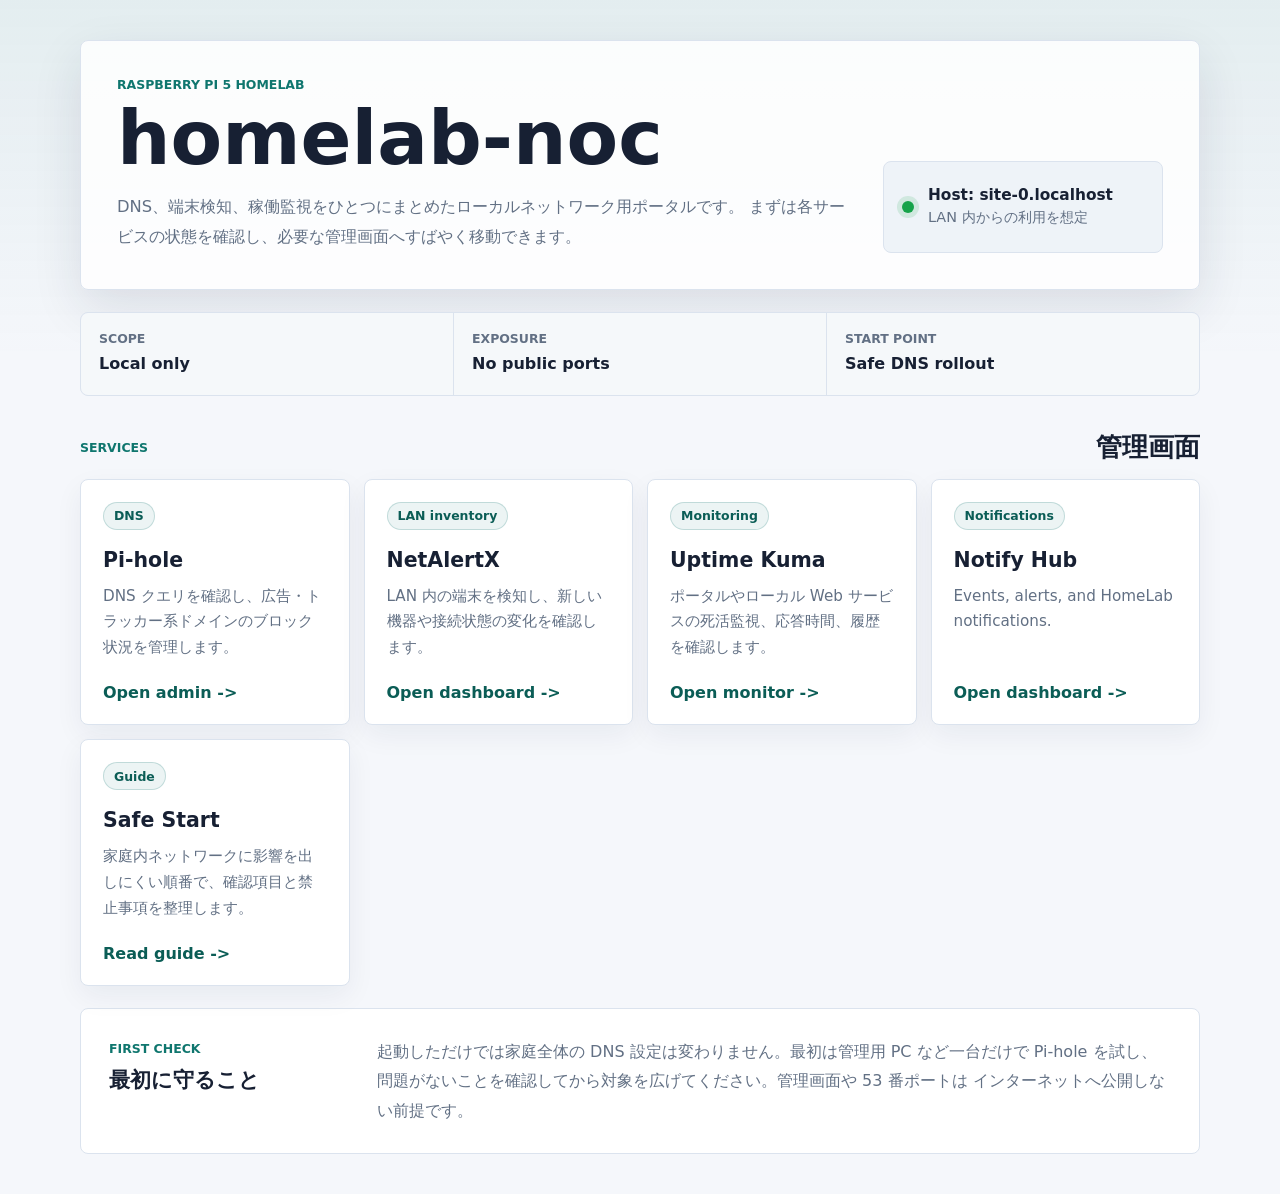
<file: portal/index.html>
<!doctype html>
<html lang="ja">
<head>
  <meta charset="utf-8" />
  <meta name="viewport" content="width=device-width, initial-scale=1" />
  <title>homelab-noc Portal</title>
  <link rel="stylesheet" href="./style.css" />
</head>
<body>
  <main class="layout">
    <section class="hero">
      <div>
        <p class="eyebrow">Raspberry Pi 5 HomeLab</p>
        <h1>homelab-noc</h1>
        <p class="lead">
          DNS、端末検知、稼働監視をひとつにまとめたローカルネットワーク用ポータルです。
          まずは各サービスの状態を確認し、必要な管理画面へすばやく移動できます。
        </p>
      </div>

      <div class="status-panel" aria-label="portal status">
        <span class="status-dot"></span>
        <div>
          <strong id="hostLabel">Host: loading...</strong>
          <span>LAN 内からの利用を想定</span>
        </div>
      </div>
    </section>

    <section class="summary" aria-label="operational summary">
      <div>
        <span class="summary-label">Scope</span>
        <strong>Local only</strong>
      </div>
      <div>
        <span class="summary-label">Exposure</span>
        <strong>No public ports</strong>
      </div>
      <div>
        <span class="summary-label">Start point</span>
        <strong>Safe DNS rollout</strong>
      </div>
    </section>

    <section class="section-heading">
      <p class="eyebrow">Services</p>
      <h2>管理画面</h2>
    </section>

    <section class="cards" aria-label="service links">
      <a class="card" id="piholeLink" href="#">
        <span class="tag">DNS</span>
        <h3>Pi-hole</h3>
        <p>DNS クエリを確認し、広告・トラッカー系ドメインのブロック状況を管理します。</p>
        <span class="open">Open admin</span>
      </a>

      <a class="card" id="netalertxLink" href="#">
        <span class="tag">LAN inventory</span>
        <h3>NetAlertX</h3>
        <p>LAN 内の端末を検知し、新しい機器や接続状態の変化を確認します。</p>
        <span class="open">Open dashboard</span>
      </a>

      <a class="card" id="uptimeLink" href="#">
        <span class="tag">Monitoring</span>
        <h3>Uptime Kuma</h3>
        <p>ポータルやローカル Web サービスの死活監視、応答時間、履歴を確認します。</p>
        <span class="open">Open monitor</span>
      </a>

      <a class="card" id="notifyLink" href="#">
        <span class="tag">Notifications</span>
        <h3>Notify Hub</h3>
        <p>Events, alerts, and HomeLab notifications.</p>
        <span class="open">Open dashboard</span>
      </a>

      <a class="card" href="./safe-start.html">
        <span class="tag">Guide</span>
        <h3>Safe Start</h3>
        <p>家庭内ネットワークに影響を出しにくい順番で、確認項目と禁止事項を整理します。</p>
        <span class="open">Read guide</span>
      </a>
    </section>

    <section class="notice">
      <div>
        <p class="eyebrow">First check</p>
        <h2>最初に守ること</h2>
      </div>
      <p>
        起動しただけでは家庭全体の DNS 設定は変わりません。最初は管理用 PC など一台だけで
        Pi-hole を試し、問題がないことを確認してから対象を広げてください。管理画面や 53 番ポートは
        インターネットへ公開しない前提です。
      </p>
    </section>
  </main>
  <script src="./main.js"></script>
</body>
</html>
</file>
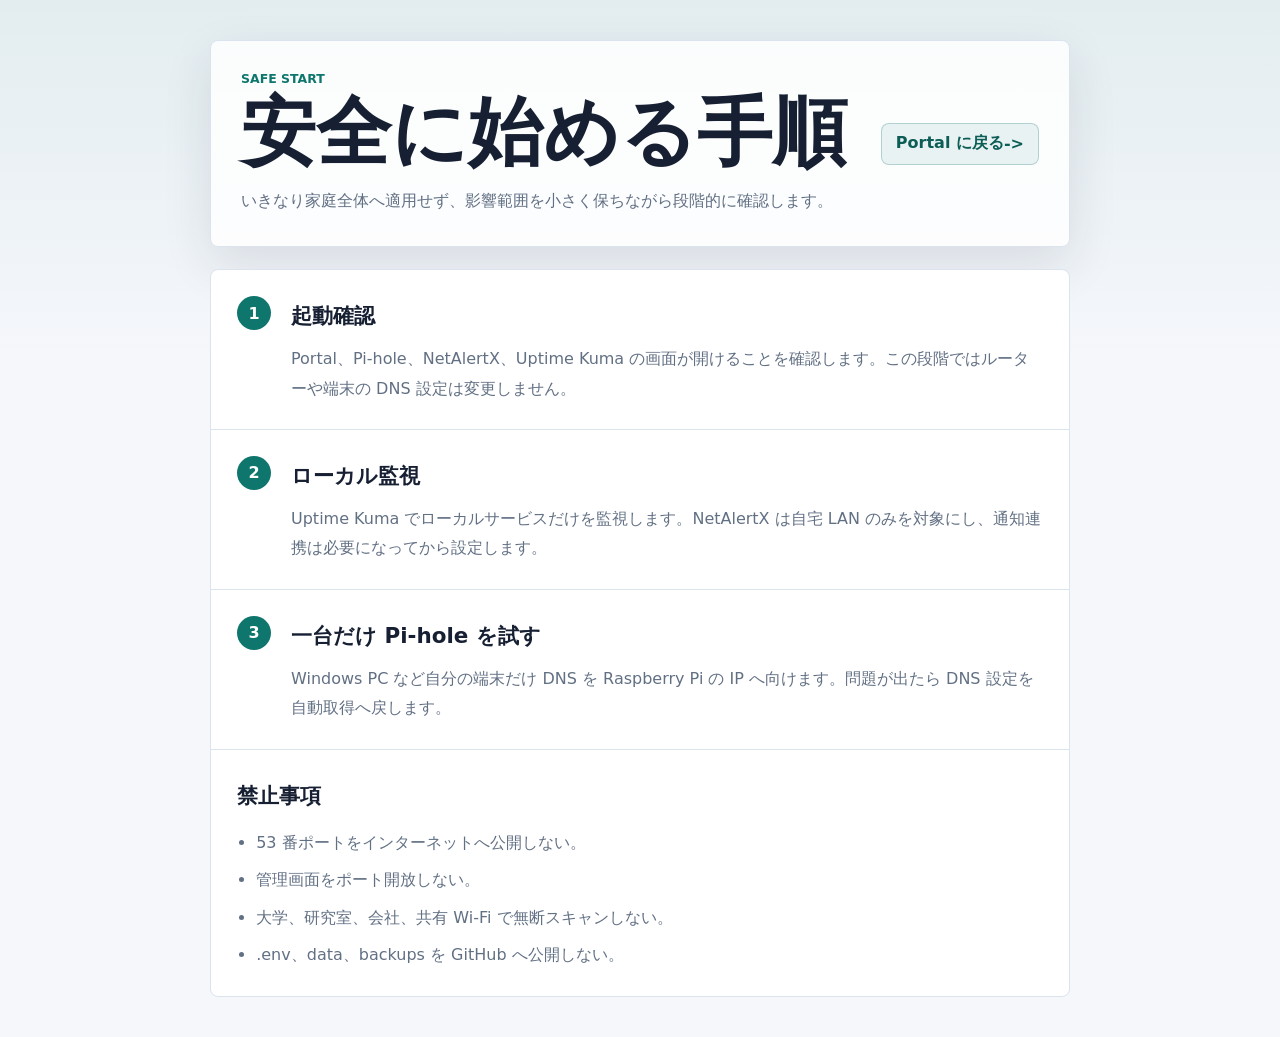
<file: portal/safe-start.html>
<!doctype html>
<html lang="ja">
<head>
  <meta charset="utf-8" />
  <meta name="viewport" content="width=device-width, initial-scale=1" />
  <title>Safe Start - homelab-noc</title>
  <link rel="stylesheet" href="./style.css" />
</head>
<body>
  <main class="layout narrow">
    <section class="hero small">
      <div>
        <p class="eyebrow">Safe Start</p>
        <h1>安全に始める手順</h1>
        <p class="lead">
          いきなり家庭全体へ適用せず、影響範囲を小さく保ちながら段階的に確認します。
        </p>
      </div>
      <a class="back" href="./index.html">Portal に戻る</a>
    </section>

    <section class="notice guide">
      <div class="guide-step">
        <span>1</span>
        <div>
          <h2>起動確認</h2>
          <p>Portal、Pi-hole、NetAlertX、Uptime Kuma の画面が開けることを確認します。この段階ではルーターや端末の DNS 設定は変更しません。</p>
        </div>
      </div>

      <div class="guide-step">
        <span>2</span>
        <div>
          <h2>ローカル監視</h2>
          <p>Uptime Kuma でローカルサービスだけを監視します。NetAlertX は自宅 LAN のみを対象にし、通知連携は必要になってから設定します。</p>
        </div>
      </div>

      <div class="guide-step">
        <span>3</span>
        <div>
          <h2>一台だけ Pi-hole を試す</h2>
          <p>Windows PC など自分の端末だけ DNS を Raspberry Pi の IP へ向けます。問題が出たら DNS 設定を自動取得へ戻します。</p>
        </div>
      </div>

      <div class="rules">
        <h2>禁止事項</h2>
        <ul>
          <li>53 番ポートをインターネットへ公開しない。</li>
          <li>管理画面をポート開放しない。</li>
          <li>大学、研究室、会社、共有 Wi-Fi で無断スキャンしない。</li>
          <li>.env、data、backups を GitHub へ公開しない。</li>
        </ul>
      </div>
    </section>
  </main>
</body>
</html>
</file>
<file: portal/style.css>
:root {
  --bg: #f5f7fb;
  --surface: #ffffff;
  --surface-soft: #eef3f8;
  --text: #172033;
  --muted: #627084;
  --line: #dbe3ee;
  --accent: #0f766e;
  --accent-strong: #0b5d56;
  --shadow: 0 18px 50px rgba(25, 39, 64, 0.11);
}

* {
  box-sizing: border-box;
}

html {
  background: var(--bg);
}

body {
  margin: 0;
  min-height: 100vh;
  font-family: Inter, ui-sans-serif, system-ui, -apple-system, BlinkMacSystemFont, "Segoe UI", sans-serif;
  color: var(--text);
  background:
    linear-gradient(180deg, rgba(15, 118, 110, 0.08), rgba(245, 247, 251, 0) 360px),
    var(--bg);
}

a {
  color: inherit;
}

.layout {
  width: min(1120px, calc(100% - 40px));
  margin: 0 auto;
  padding: 40px 0;
}

.narrow {
  width: min(860px, calc(100% - 40px));
}

.hero {
  display: grid;
  grid-template-columns: minmax(0, 1fr) 280px;
  gap: 28px;
  align-items: end;
  padding: 36px;
  border: 1px solid var(--line);
  border-radius: 8px;
  background: rgba(255, 255, 255, 0.86);
  box-shadow: var(--shadow);
}

.hero.small {
  grid-template-columns: minmax(0, 1fr) auto;
  align-items: center;
  padding: 30px;
}

.eyebrow {
  margin: 0 0 10px;
  color: var(--accent);
  font-size: 0.78rem;
  font-weight: 800;
  letter-spacing: 0;
  text-transform: uppercase;
}

h1,
h2,
h3,
p {
  overflow-wrap: anywhere;
}

h1 {
  margin: 0;
  font-size: clamp(2.4rem, 6vw, 4.7rem);
  line-height: 0.96;
  letter-spacing: 0;
}

h2,
h3 {
  margin: 0;
  letter-spacing: 0;
}

.lead {
  max-width: 760px;
  margin: 18px 0 0;
  color: var(--muted);
  line-height: 1.85;
  font-size: 1.02rem;
}

.status-panel {
  display: flex;
  gap: 14px;
  align-items: center;
  min-height: 92px;
  padding: 18px;
  border: 1px solid var(--line);
  border-radius: 8px;
  background: var(--surface-soft);
}

.status-panel div {
  display: grid;
  gap: 4px;
}

.status-panel strong {
  font-size: 0.96rem;
}

.status-panel span:not(.status-dot) {
  color: var(--muted);
  font-size: 0.9rem;
}

.status-dot {
  width: 12px;
  height: 12px;
  flex: 0 0 auto;
  border-radius: 999px;
  background: #16a34a;
  box-shadow: 0 0 0 5px rgba(22, 163, 74, 0.14);
}

.summary {
  display: grid;
  grid-template-columns: repeat(3, minmax(0, 1fr));
  gap: 1px;
  margin: 22px 0 34px;
  overflow: hidden;
  border: 1px solid var(--line);
  border-radius: 8px;
  background: var(--line);
}

.summary > div {
  display: grid;
  gap: 5px;
  min-height: 82px;
  padding: 18px;
  background: rgba(255, 255, 255, 0.74);
}

.summary-label {
  color: var(--muted);
  font-size: 0.78rem;
  font-weight: 700;
  text-transform: uppercase;
}

.summary strong {
  font-size: 1rem;
}

.section-heading {
  display: flex;
  justify-content: space-between;
  align-items: end;
  gap: 16px;
  margin-bottom: 14px;
}

.section-heading h2 {
  font-size: 1.6rem;
}

.cards {
  display: grid;
  grid-template-columns: repeat(4, minmax(0, 1fr));
  gap: 14px;
}

.card {
  display: flex;
  flex-direction: column;
  min-height: 245px;
  padding: 22px;
  border: 1px solid var(--line);
  border-radius: 8px;
  background: var(--surface);
  color: var(--text);
  text-decoration: none;
  box-shadow: 0 10px 28px rgba(25, 39, 64, 0.06);
  transition: transform 160ms ease, border-color 160ms ease, box-shadow 160ms ease;
}

.card:hover,
.card:focus-visible {
  transform: translateY(-3px);
  border-color: rgba(15, 118, 110, 0.5);
  box-shadow: 0 18px 42px rgba(25, 39, 64, 0.12);
  outline: none;
}

.tag {
  display: inline-flex;
  align-items: center;
  align-self: flex-start;
  min-height: 28px;
  padding: 4px 10px;
  border: 1px solid rgba(15, 118, 110, 0.2);
  border-radius: 999px;
  background: rgba(15, 118, 110, 0.08);
  color: var(--accent-strong);
  font-size: 0.78rem;
  font-weight: 800;
}

.card h3 {
  margin-top: 18px;
  font-size: 1.28rem;
}

.card p {
  margin: 12px 0 22px;
  color: var(--muted);
  line-height: 1.7;
  font-size: 0.95rem;
}

.open {
  margin-top: auto;
  color: var(--accent-strong);
  font-weight: 800;
}

.open::after,
.back::after {
  content: " ->";
}

.notice {
  display: grid;
  grid-template-columns: 240px minmax(0, 1fr);
  gap: 28px;
  margin-top: 22px;
  padding: 28px;
  border: 1px solid var(--line);
  border-radius: 8px;
  background: var(--surface);
  color: var(--muted);
  line-height: 1.85;
}

.notice h2 {
  color: var(--text);
  font-size: 1.34rem;
}

.notice p {
  margin: 0;
}

.back {
  display: inline-flex;
  align-items: center;
  justify-content: center;
  min-height: 42px;
  padding: 8px 14px;
  border: 1px solid rgba(15, 118, 110, 0.26);
  border-radius: 8px;
  background: rgba(15, 118, 110, 0.08);
  color: var(--accent-strong);
  font-weight: 800;
  text-decoration: none;
}

.guide {
  display: grid;
  grid-template-columns: 1fr;
  gap: 0;
  padding: 0;
  overflow: hidden;
}

.guide-step,
.rules {
  padding: 26px;
  border-bottom: 1px solid var(--line);
}

.guide-step {
  display: grid;
  grid-template-columns: 38px minmax(0, 1fr);
  gap: 16px;
}

.guide-step > span {
  display: grid;
  place-items: center;
  width: 34px;
  height: 34px;
  border-radius: 999px;
  background: var(--accent);
  color: white;
  font-weight: 800;
}

.guide-step h2,
.rules h2 {
  margin-bottom: 8px;
}

.rules {
  border-bottom: 0;
}

ul {
  margin: 12px 0 0;
  padding-left: 1.2rem;
}

li + li {
  margin-top: 8px;
}

@media (max-width: 920px) {
  .hero,
  .hero.small {
    grid-template-columns: 1fr;
    align-items: start;
  }

  .status-panel {
    max-width: 420px;
  }

  .cards {
    grid-template-columns: repeat(2, minmax(0, 1fr));
  }

  .notice {
    grid-template-columns: 1fr;
    gap: 14px;
  }
}

@media (max-width: 620px) {
  .layout {
    width: min(100% - 24px, 1120px);
    padding: 24px 0;
  }

  .hero,
  .hero.small,
  .notice {
    padding: 20px;
  }

  .summary,
  .cards {
    grid-template-columns: 1fr;
  }

  .summary > div {
    min-height: 72px;
  }

  .card {
    min-height: 210px;
  }

  .guide {
    padding: 0;
  }

  .guide-step,
  .rules {
    padding: 20px;
  }
}
</file>
